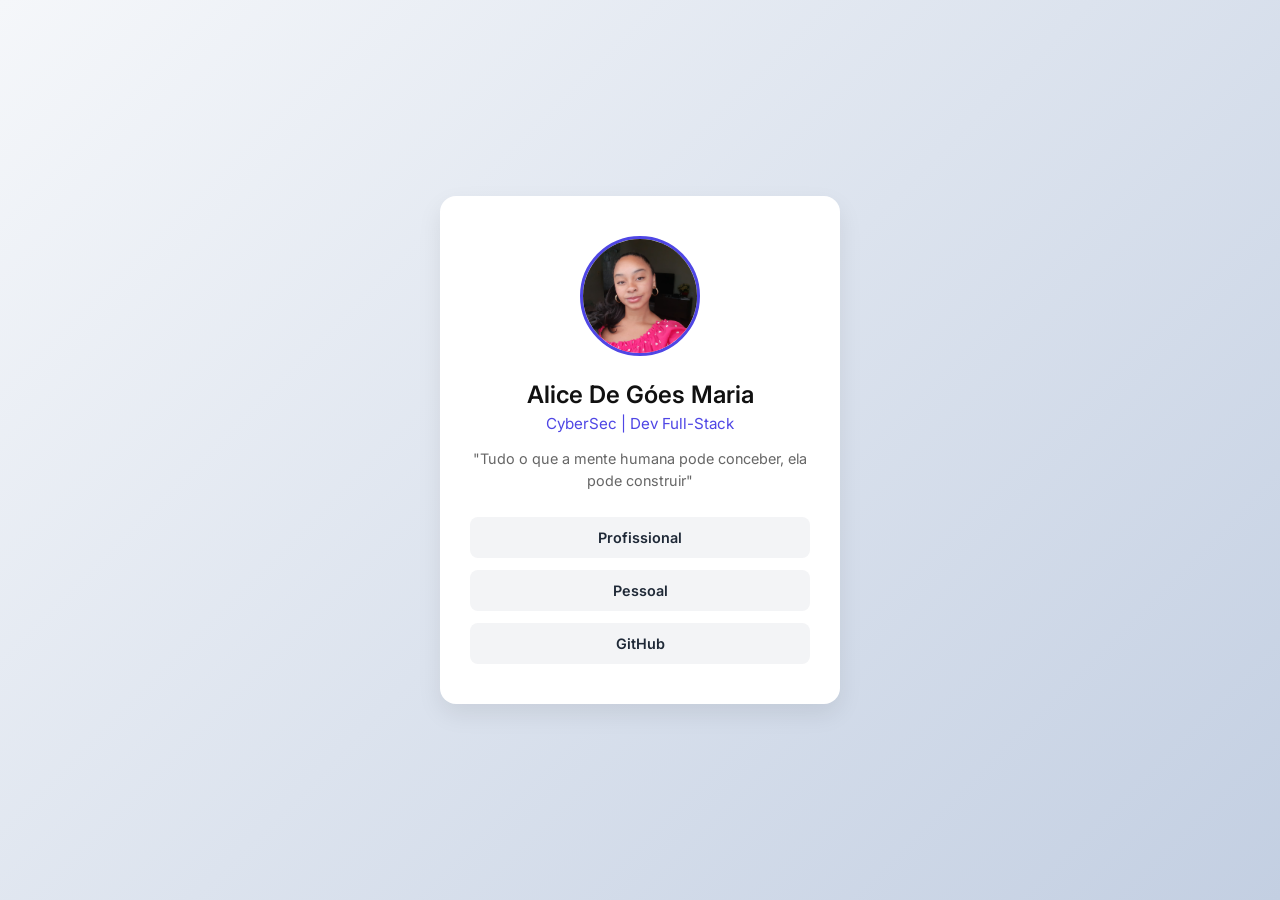
<file: index.html>
<!DOCTYPE html>
<html lang="pt-BR">
<head>
    <meta charset="UTF-8">
    <meta name="viewport" content="width=device-width, initial-scale=1.0">
    <title>Meu Perfil</title>
    <link href="https://fonts.googleapis.com/css2?family=Inter:wght@300;400;600&display=swap" rel="stylesheet">
    <link rel="stylesheet" href="style.css">
</head>
<body>

    <main class="card">
        <img src="img/eurosa.jpeg" alt="Foto de Perfil" class="profile-img">

        <h1>Alice De Góes Maria</h1>
        <h2>CyberSec | Dev Full-Stack</h2>
        <p class="bio">
            "Tudo o que a mente humana pode conceber, ela pode construir"
        </p>

        <div class="links">
            <a href= "aboutme.html" target="_blank" class="btn">Profissional</a>
            <a href="pessoal.html" target="_blank" class="btn">Pessoal</a>
            <a href="https://github.com/Alice16021" target="_blank" class="btn">GitHub</a>
        </div>
    </main>

</body>
</html>
</file>
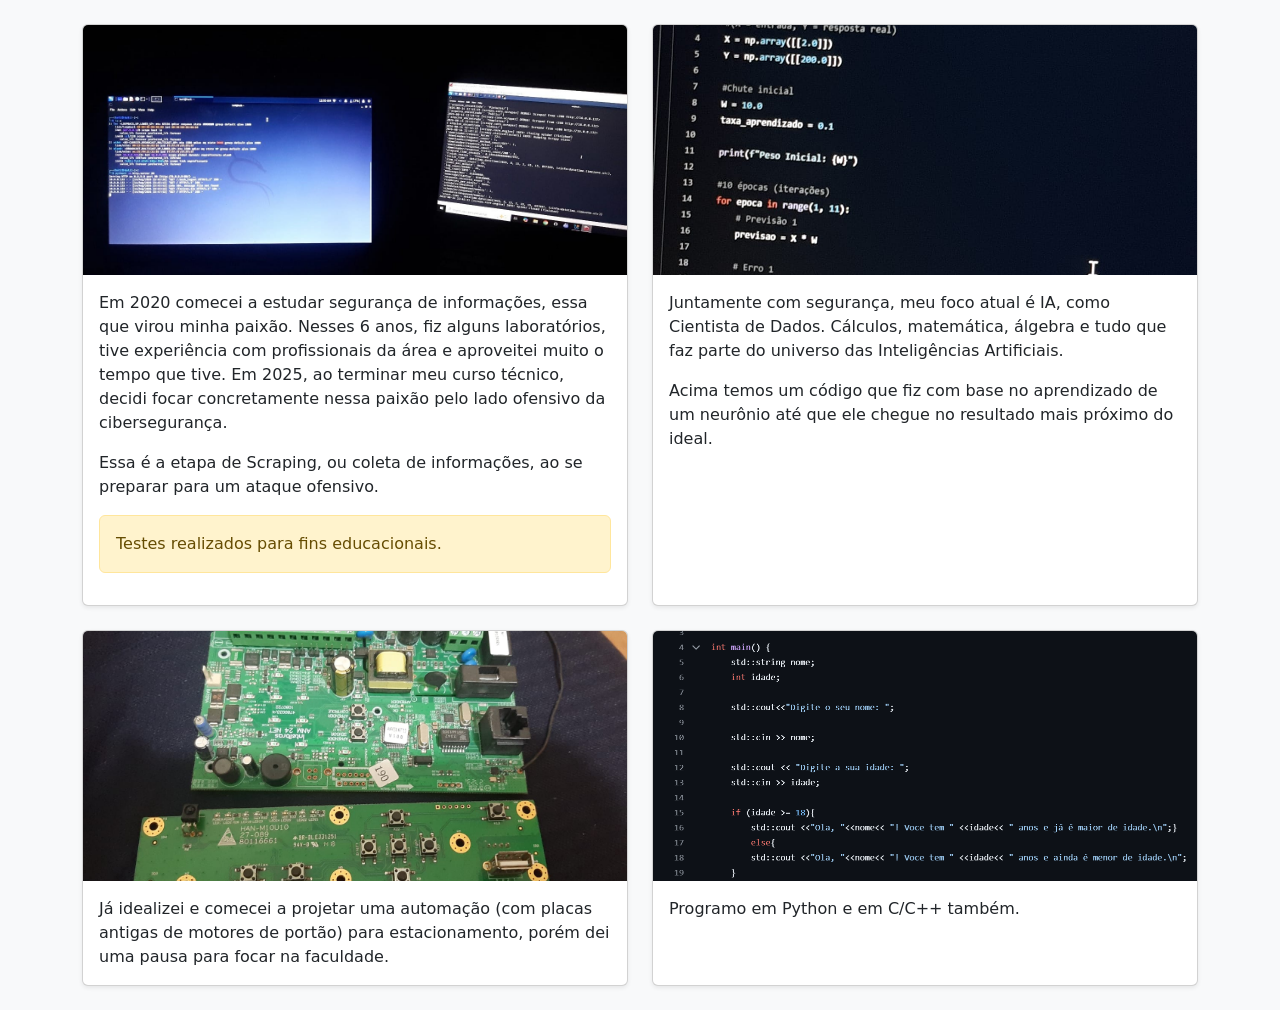
<file: aboutme.html>
<!DOCTYPE html>
<html lang="pt-BR">
<head>
    <meta charset="UTF-8">
    <meta name="viewport" content="width=device-width, initial-scale=1.0">
    <title>Profissional</title>
    <link href="https://cdn.jsdelivr.net/npm/bootstrap@5.3.3/dist/css/bootstrap.min.css" rel="stylesheet">
    
    <style>
        .card-img-top {
            height: 250px;
            object-fit: cover;
        }
    </style>
</head>
<body class="bg-light p-4">

    <div class="container">
        <div class="row g-4">
            

             <div class="col-12 col-md-6">
                <div class="card h-100 shadow-sm">
                    <img src="img/scraping.jpeg" class="card-img-top" alt="Scraping">
                    <div class="card-body">
                        <p class="card-text">Em 2020 comecei a estudar segurança de informações, essa que virou minha paixão. Nesses 6 anos, fiz alguns laboratórios, tive experiência com profissionais da área e aproveitei muito o tempo que tive. Em 2025, ao terminar meu curso técnico, decidi focar concretamente nessa paixão pelo lado ofensivo da cibersegurança.</p>
                        <p>Essa é a etapa de Scraping, ou coleta de informações, ao se preparar para um ataque ofensivo.</p>
                        <div class="alert alert-warning" role="alert">
                        Testes realizados para fins educacionais.
                        </div>
                    </div>
                </div>
            </div>

            <div class="col-12 col-md-6">
                <div class="card h-100 shadow-sm">
                    <img src="img/neuronio.jpeg" class="card-img-top" alt="Neurônio">
                    <div class="card-body">
                        <p class="card-text"> Juntamente com segurança, meu foco atual é IA, como Cientista de Dados. Cálculos, matemática, álgebra e tudo que faz parte do universo das Inteligências Artificiais.</p>
                        <p>Acima temos um código que fiz com base no aprendizado de um neurônio até que ele chegue no resultado mais próximo do ideal.</p>
                    </div>
                </div>
            </div>

            <div class="col-12 col-md-6">
                <div class="card h-100 shadow-sm">
                    <img src="img/hardware.jpeg" class="card-img-top" alt="hardware">
                    <div class="card-body">
                        <p class="card-text">Já idealizei e comecei a projetar uma automação (com placas antigas de motores de portão) para estacionamento, porém dei uma pausa para focar na faculdade.</p>
                    </div>
                </div>
            </div>

            <div class="col-12 col-md-6">
                <div class="card h-100 shadow-sm">
                    <img src="img/cpp.png" class="card-img-top" alt="Cpp">
                    <div class="card-body">
                        <p class="card-text">Programo em Python e em C/C++ também.</p>
                    </div>
                </div>
            </div>

        </div>
    </div>

    <script src="https://cdn.jsdelivr.net/npm/bootstrap@5.3.3/dist/js/bootstrap.bundle.min.js"></script>
</body>
</html>
</file>
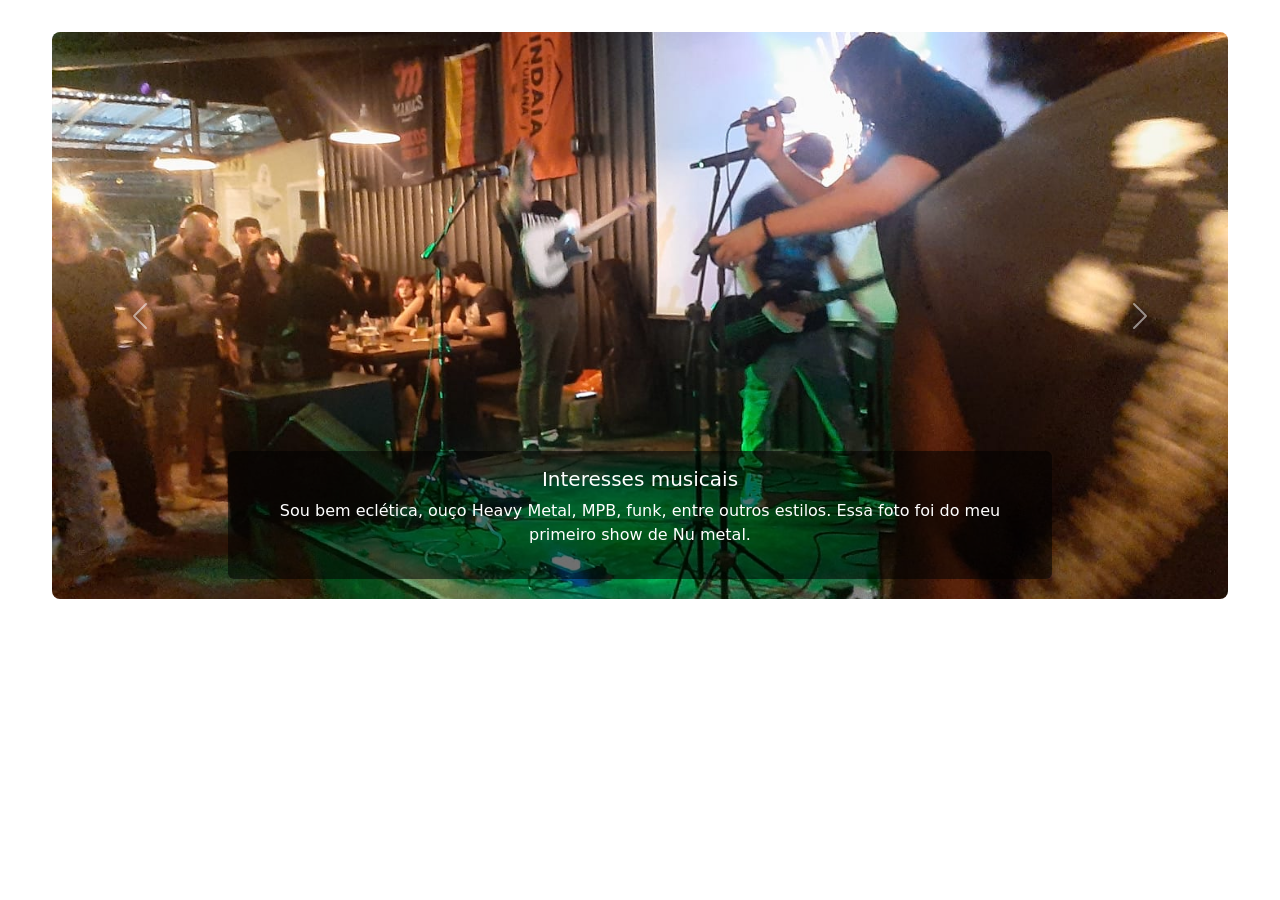
<file: pessoal.html>
<!DOCTYPE html>
<html lang="pt-BR">
<head>
    <meta charset="UTF-8">
    <meta name="viewport" content="width=device-width, initial-scale=1.0">
    <title>Carrossel</title>
    <link href="https://cdn.jsdelivr.net/npm/bootstrap@5.3.3/dist/css/bootstrap.min.css" rel="stylesheet">
    
    <style>
        .carousel-container {
            max-width: 1200px;
            margin: 2rem auto;
        }

        .carousel-item img {
            height: 567px;
            object-fit: cover;
            border-radius: 8px;
        }

        .carousel-caption {
            background: rgba(0, 0, 0, 0.55); 
            padding: 1rem;
            border-radius: 6px;
        }
    </style>
</head>
<body>

    <div class="container carousel-container">
        <div id="carouselExample" class="carousel slide" data-bs-ride="carousel">
            <div class="carousel-inner">
                
                
                <div class="carousel-item active">
                    <img src="img/Metal.jpeg" class="d-block w-100" alt="Metal">
                    <div class="carousel-caption d-none d-md-block">
                        <h5>Interesses musicais</h5>
                        <p>Sou bem eclética, ouço Heavy Metal, MPB, funk, entre outros estilos.
                            Essa foto foi do meu primeiro show de Nu metal.
                        </p>
                    </div>
                </div>
                
                
                <div class="carousel-item">
                    <img src="img/guitarra.jpeg" class="d-block w-100" alt="Guitarra">
                    <div class="carousel-caption d-none d-md-block">
                        <h5>Instrumentos</h5>
                        <p>Sim, toco uma guitarra Statrocaster! Comecei no início desse ano e estou tentando melhorar até assumir publicamente esse hobby.</p>
                    </div>
                </div>

               
                <div class="carousel-item">
                    <img src="img/leituras.jpeg" class="d-block w-100" alt="Leituras">
                    <div class="carousel-caption d-none d-md-block">
                        <h5>Leituras</h5>
                        <p>Uma dos meus hoobies e interesses favoritos é ler livros sobre espiritualidade, energias, chakras, esoterismo, amo tudo envolvido nesse tema.</p>
                    </div>
                </div>
                 <div class="carousel-item">
                    <img src="img/cozinhar.jpeg" class="d-block w-100" alt="Leituras">
                    <div class="carousel-caption d-none d-md-block">
                        <h5>Cozinhar</h5>
                        <p>Outro hobby que tenho é fazer doces como essa torta de leite ninho com frutas frescas.</p>
                    </div>
                </div>

            </div>

            <button class="carousel-control-prev" type="button" data-bs-target="#carouselExample" data-bs-slide="prev">
                <span class="carousel-control-prev-icon" aria-hidden="true"></span>
                <span class="visually-hidden">Anterior</span>
            </button>
            <button class="carousel-control-next" type="button" data-bs-target="#carouselExample" data-bs-slide="next">
                <span class="carousel-control-next-icon" aria-hidden="true"></span>
                <span class="visually-hidden">Próximo</span>
            </button>
        </div>
    </div>

    <script src="https://cdn.jsdelivr.net/npm/bootstrap@5.3.3/dist/js/bootstrap.bundle.min.js"></script>
</body>
</html>
</file>
<file: style.css>
/* Reset básico para alinhar margens e fontes */
* {
    margin: 0;
    padding: 0;
    box-sizing: border-box;
}

/* Fundo da página e centralização */
body {
    font-family: 'Inter', sans-serif;
    background: linear-gradient(135deg, #f5f7fa 0%, #c3cfe2 100%);
    height: 100vh;
    display: flex;
    justify-content: center;
    align-items: center;
    color: #333;
}

/* Estilo do Card Central */
.card {
    background: #ffffff;
    padding: 40px 30px;
    border-radius: 16px;
    box-shadow: 0 10px 25px rgba(0, 0, 0, 0.08);
    text-align: center;
    max-width: 400px;
    width: 90%;
}

/* Foto de Perfil */
.profile-img {
    width: 120px;
    height: 120px;
    border-radius: 50%;
    object-fit: cover;
    margin-bottom: 20px;
    border: 3px solid #4f46e5;
}

/* Tipografia */
h1 {
    font-size: 1.5rem;
    font-weight: 600;
    color: #111;
    margin-bottom: 5px;
}

h2 {
    font-size: 0.95rem;
    font-weight: 400;
    color: #4f46e5;
    margin-bottom: 15px;
}

.bio {
    font-size: 0.9rem;
    color: #666;
    line-height: 1.5;
    margin-bottom: 25px;
}

/* Estilização dos Botões */
.links {
    display: flex;
    flex-direction: column;
    gap: 12px;
}

.btn {
    display: block;
    width: 100%;
    padding: 12px;
    background-color: #f3f4f6;
    color: #1f2937;
    text-decoration: none;
    border-radius: 8px;
    font-weight: 600;
    font-size: 0.9rem;
    transition: all 0.3s ease;
}

/* Efeito ao passar o mouse */
.btn:hover {
    background-color: #4f46e5;
    color: #ffffff;
    transform: translateY(-2px);
}
</file>
